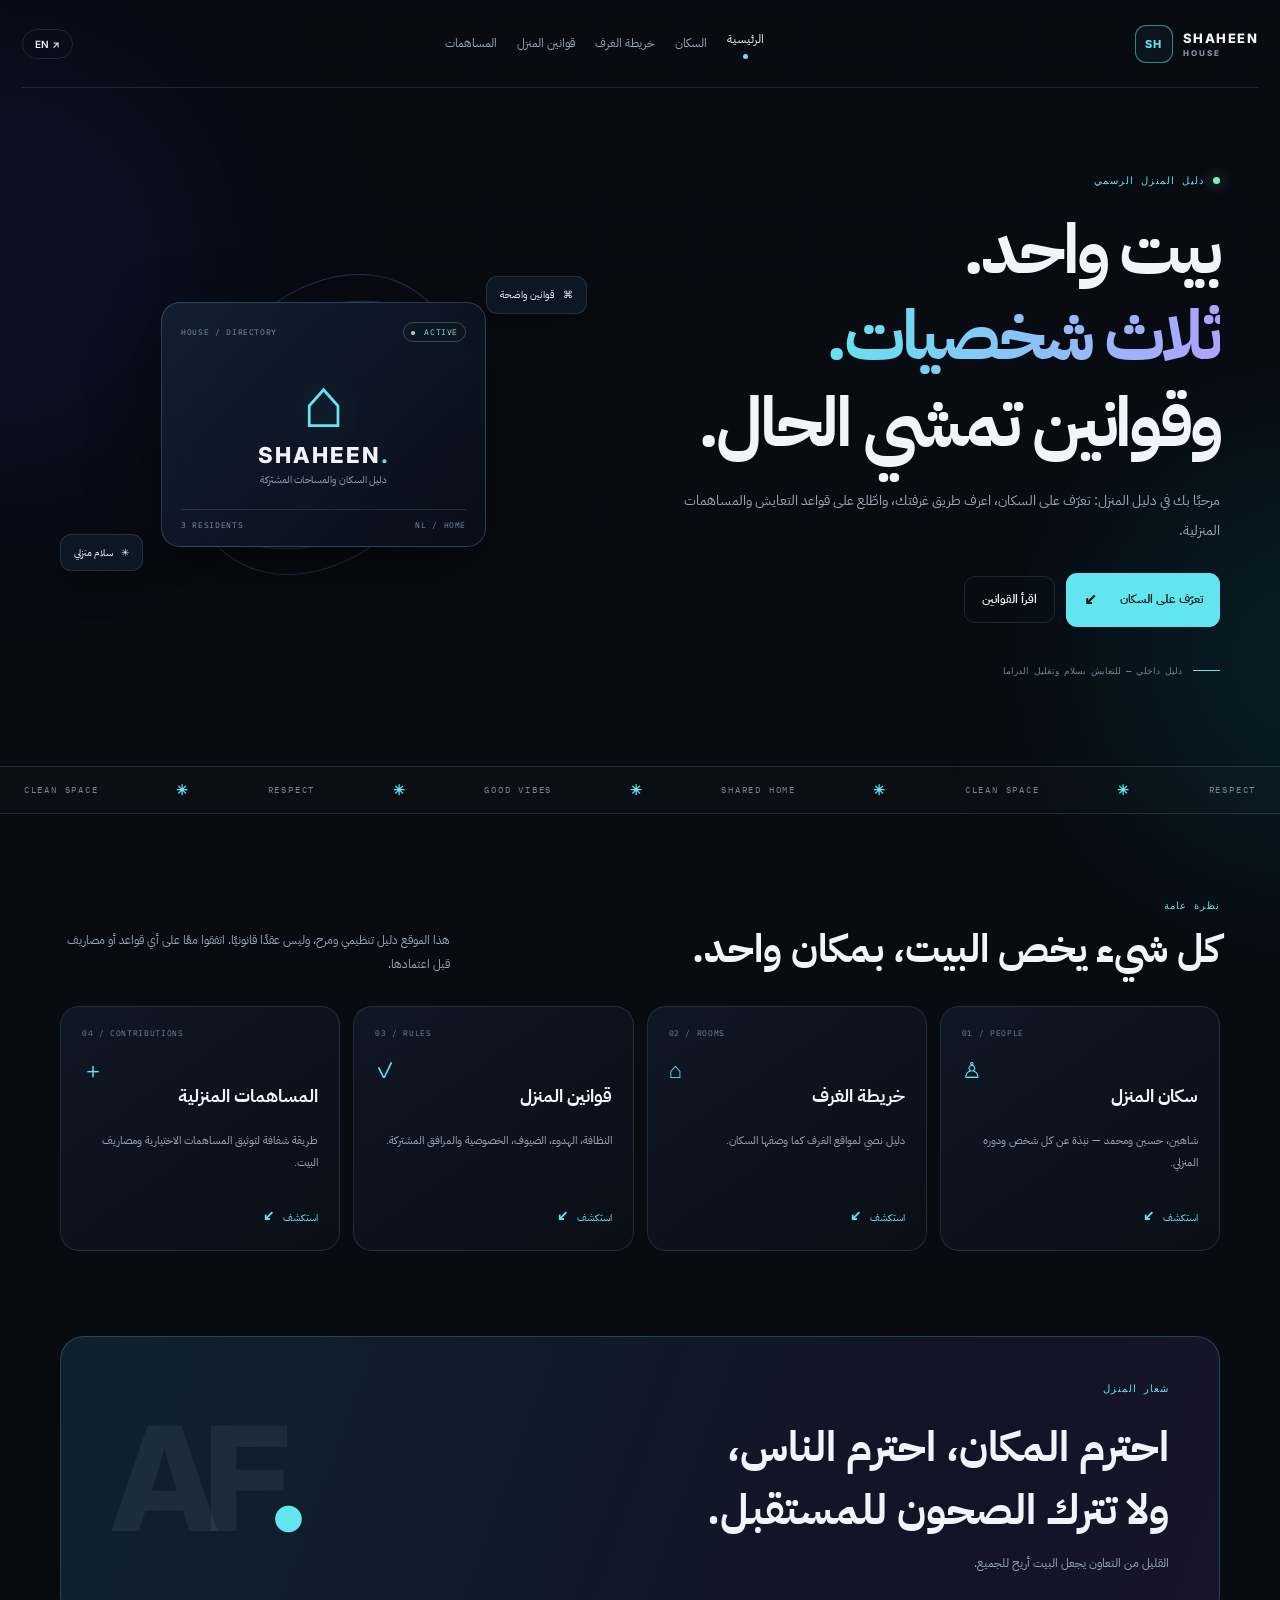
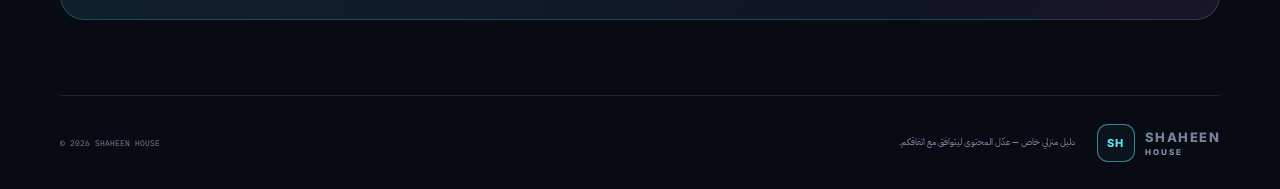
<file: index.html>
<!doctype html>
<html lang="ar" dir="rtl">
<head>
<meta charset="utf-8"><meta name="viewport" content="width=device-width,initial-scale=1">
<meta name="theme-color" content="#080b12">
<meta name="description" content="دليل منزل آل فارس: السكان، الغرف، القوانين والمساهمات.">
<title>SHAHEEN HOUSE — دليل المنزل</title>
<link rel="icon" href="assets/favicon.svg" type="image/svg+xml"><link rel="stylesheet" href="styles.css"><script src="script.js" defer></script>
</head>
<body>
<div class="ambient a1"></div><div class="ambient a2"></div>
<header class="header">
<a class="brand" href="index.html"><span class="brand-icon">SH</span><span>SHAHEEN <i>HOUSE</i></span></a>
<button class="menu-toggle" aria-label="فتح القائمة" aria-expanded="false"><span></span><span></span></button>
<nav class="nav">
<a class="active" href="index.html" data-i18n="navHome">الرئيسية</a><a href="residents.html" data-i18n="navResidents">السكان</a><a href="rooms.html" data-i18n="navRooms">خريطة الغرف</a><a href="rules.html" data-i18n="navRules">قوانين المنزل</a><a href="donations.html" data-i18n="navDonations">المساهمات</a>
</nav><button class="lang-toggle" type="button">EN ↗</button>
</header>
<main>
<section class="hero wrap">
<div class="hero-copy"><p class="eyebrow"><span class="pulse"></span><span data-i18n="eyebrow">دليل المنزل الرسمي</span></p>
<h1 data-i18n="heroTitle">بيت واحد.<br><span class="gradient">ثلاث شخصيات.</span><br>وقوانين تمشي الحال.</h1>
<p class="lead" data-i18n="heroText">مرحبًا بك في دليل المنزل: تعرّف على السكان، اعرف طريق غرفتك، واطّلع على قواعد التعايش والمساهمات المنزلية.</p>
<div class="actions"><a class="btn primary" href="residents.html"><span data-i18n="meetResidents">تعرّف على السكان</span><b>↙</b></a><a class="btn secondary" href="rules.html" data-i18n="readRules">اقرأ القوانين</a></div>
<div class="hero-foot"><span class="line"></span><span data-i18n="houseNote">دليل داخلي — للتعايش بسلام وتقليل الدراما</span></div></div>
<div class="hero-art"><div class="grid-glow"></div><div class="orbit o1"></div><div class="orbit o2"></div><div class="house-card">
<div class="card-top"><span>HOUSE / DIRECTORY</span><span class="live"><i></i> ACTIVE</span></div><div class="house-symbol"><span>⌂</span></div><div class="house-name">SHAHEEN<span>.</span></div><div class="house-sub" data-i18n="houseSub">دليل السكان والمساحات المشتركة</div><div class="card-bottom"><span>3 RESIDENTS</span><span>NL / HOME</span></div></div><div class="float-tag tag1">⌘ <span data-i18n="tagRules">قوانين واضحة</span></div><div class="float-tag tag2">✳ <span data-i18n="tagPeace">سلام منزلي</span></div></div>
</section>
<div class="ticker"><div class="ticker-inner"><span>RESPECT</span><b>✳</b><span>CLEAN SPACE</span><b>✳</b><span>SHARED HOME</span><b>✳</b><span>GOOD VIBES</span><b>✳</b><span>RESPECT</span><b>✳</b><span>CLEAN SPACE</span></div></div>
<section class="wrap section"><div class="section-head"><div><p class="eyebrow" data-i18n="overview">نظرة عامة</p><h2 data-i18n="whatHere">كل شيء يخص البيت، بمكان واحد.</h2></div><p data-i18n="overviewText">هذا الموقع دليل تنظيمي ومرح، وليس عقدًا قانونيًا. اتفقوا معًا على أي قواعد أو مصاريف قبل اعتمادها.</p></div>
<div class="tiles">
<a class="tile" href="residents.html"><span class="tile-no">01 / PEOPLE</span><span class="tile-icon">♙</span><h3 data-i18n="tileResidents">سكان المنزل</h3><p data-i18n="tileResidentsText">شاهين، حسين ومحمد — نبذة عن كل شخص ودوره المنزلي.</p><span class="tile-link" data-i18n="explore">استكشف <b>↙</b></span></a>
<a class="tile" href="rooms.html"><span class="tile-no">02 / ROOMS</span><span class="tile-icon">⌂</span><h3 data-i18n="tileRooms">خريطة الغرف</h3><p data-i18n="tileRoomsText">دليل نصي لمواقع الغرف كما وصفها السكان.</p><span class="tile-link" data-i18n="explore">استكشف <b>↙</b></span></a>
<a class="tile" href="rules.html"><span class="tile-no">03 / RULES</span><span class="tile-icon">✓</span><h3 data-i18n="tileRules">قوانين المنزل</h3><p data-i18n="tileRulesText">النظافة، الهدوء، الضيوف، الخصوصية والمرافق المشتركة.</p><span class="tile-link" data-i18n="explore">استكشف <b>↙</b></span></a>
<a class="tile" href="donations.html"><span class="tile-no">04 / CONTRIBUTIONS</span><span class="tile-icon">＋</span><h3 data-i18n="tileDonations">المساهمات المنزلية</h3><p data-i18n="tileDonationsText">طريقة شفافة لتوثيق المساهمات الاختيارية ومصاريف البيت.</p><span class="tile-link" data-i18n="explore">استكشف <b>↙</b></span></a>
</div></section>
<section class="wrap callout"><div><p class="eyebrow" data-i18n="motto">شعار المنزل</p><h2 data-i18n="mottoTitle">احترم المكان، احترم الناس،<br>ولا تترك الصحون للمستقبل.</h2><p data-i18n="mottoText">القليل من التعاون يجعل البيت أريح للجميع.</p></div><div class="big-af">AF<span>.</span></div></section>
</main>
<footer class="footer wrap"><a class="brand" href="index.html"><span class="brand-icon">SH</span><span>SHAHEEN <i>HOUSE</i></span></a><p data-i18n="footerText">دليل منزلي خاص — عدّل المحتوى ليتوافق مع اتفاقكم.</p><span>© <span id="year"></span> SHAHEEN HOUSE</span></footer>
</body></html>
</file>
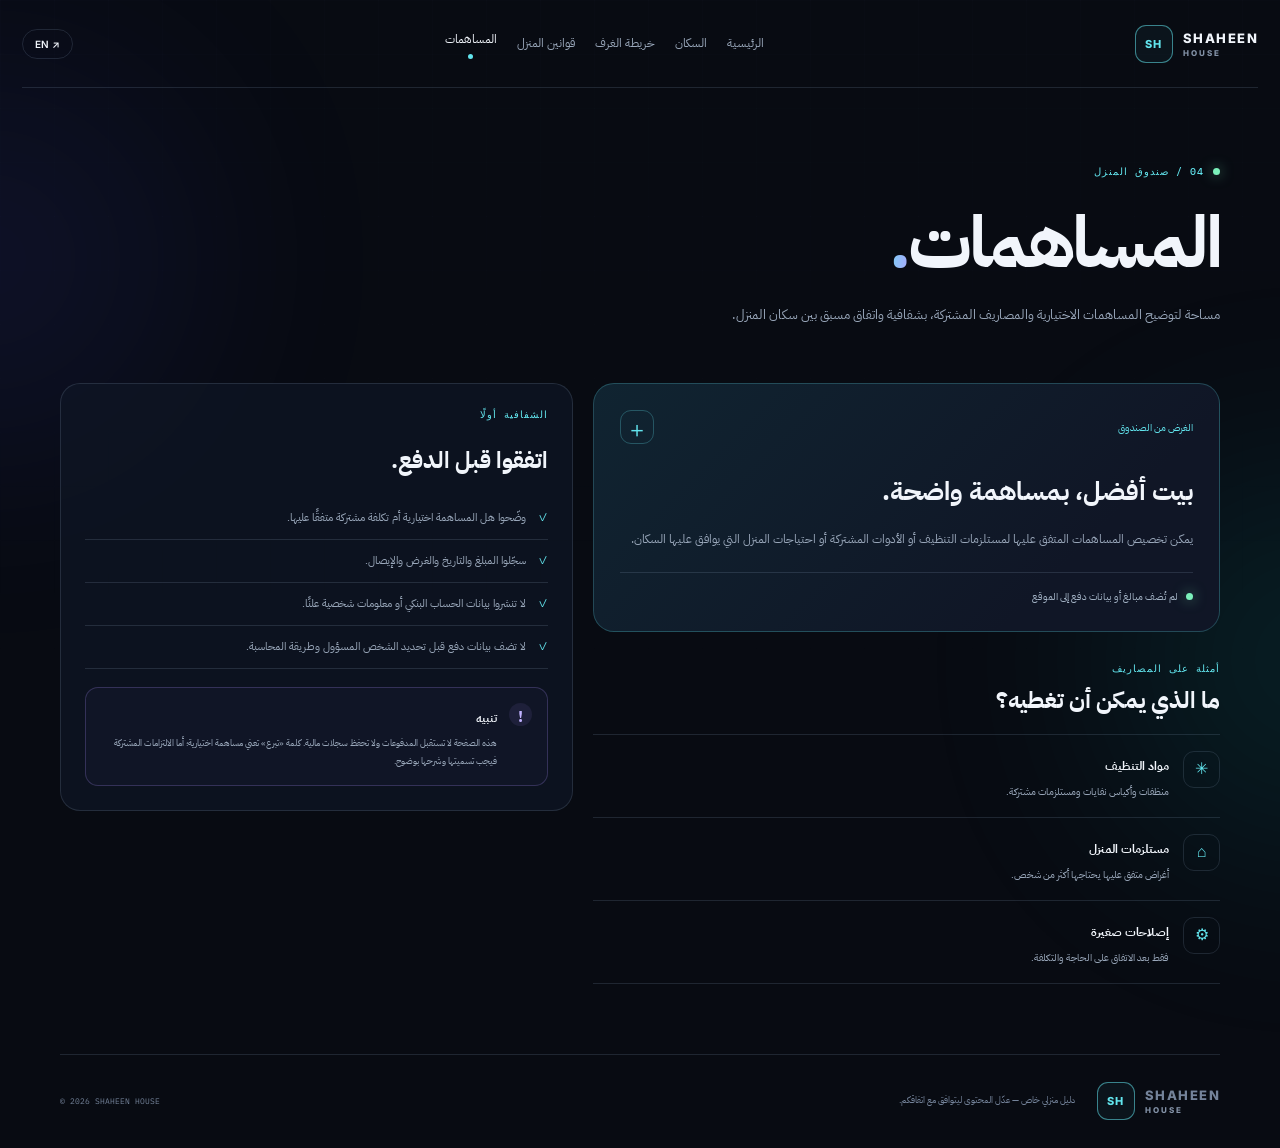
<file: donations.html>
<!doctype html>
<html lang="ar" dir="rtl"><head><meta charset="utf-8"><meta name="viewport" content="width=device-width,initial-scale=1"><meta name="theme-color" content="#080b12"><title>المساهمات — SHAHEEN HOUSE</title><link rel="icon" href="assets/favicon.svg" type="image/svg+xml"><link rel="stylesheet" href="styles.css"><script src="script.js" defer></script></head>
<body><div class="ambient a1"></div><div class="ambient a2"></div><header class="header"><a class="brand" href="index.html"><span class="brand-icon">SH</span><span>SHAHEEN <i>HOUSE</i></span></a><button class="menu-toggle" aria-label="فتح القائمة" aria-expanded="false"><span></span><span></span></button><nav class="nav"><a href="index.html" data-i18n="navHome">الرئيسية</a><a href="residents.html" data-i18n="navResidents">السكان</a><a href="rooms.html" data-i18n="navRooms">خريطة الغرف</a><a href="rules.html" data-i18n="navRules">قوانين المنزل</a><a class="active" href="donations.html" data-i18n="navDonations">المساهمات</a></nav><button class="lang-toggle" type="button">EN ↗</button></header>
<main class="wrap inner"><section class="page-head"><p class="eyebrow"><span class="pulse"></span><span data-i18n="donationsEyebrow">04 / صندوق المنزل</span></p><h1 data-i18n="donationsTitle">المساهمات<span class="gradient">.</span></h1><p class="lead" data-i18n="donationsLead">مساحة لتوضيح المساهمات الاختيارية والمصاريف المشتركة، بشفافية واتفاق مسبق بين سكان المنزل.</p></section>
<section class="contribution-layout"><div class="contribution-main"><div class="fund-card"><div class="fund-top"><span data-i18n="fundPurpose">الغرض من الصندوق</span><span class="fund-icon">＋</span></div><h2 data-i18n="fundTitle">بيت أفضل، بمساهمة واضحة.</h2><p data-i18n="fundText">يمكن تخصيص المساهمات المتفق عليها لمستلزمات التنظيف أو الأدوات المشتركة أو احتياجات المنزل التي يوافق عليها السكان.</p><div class="fund-status"><span class="pulse"></span><span data-i18n="noPayments">لم تُضف مبالغ أو بيانات دفع إلى الموقع</span></div></div>
<div class="section-head compact"><div><p class="eyebrow" data-i18n="eligibleCosts">أمثلة على المصاريف</p><h2 data-i18n="whatItCanCover">ما الذي يمكن أن تغطيه؟</h2></div></div><div class="expense-list"><div><span class="expense-icon">✳</span><div><strong data-i18n="expenseCleaning">مواد التنظيف</strong><p data-i18n="expenseCleaningText">منظفات وأكياس نفايات ومستلزمات مشتركة.</p></div></div><div><span class="expense-icon">⌂</span><div><strong data-i18n="expenseShared">مستلزمات المنزل</strong><p data-i18n="expenseSharedText">أغراض متفق عليها يحتاجها أكثر من شخص.</p></div></div><div><span class="expense-icon">⚙</span><div><strong data-i18n="expenseRepairs">إصلاحات صغيرة</strong><p data-i18n="expenseRepairsText">فقط بعد الاتفاق على الحاجة والتكلفة.</p></div></div></div></div>
<aside class="contribution-side"><p class="eyebrow" data-i18n="transparency">الشفافية أولًا</p><h3 data-i18n="transparentTitle">اتفقوا قبل الدفع.</h3><ul><li data-i18n="transparencyOne">وضّحوا هل المساهمة اختيارية أم تكلفة مشتركة متفقًا عليها.</li><li data-i18n="transparencyTwo">سجّلوا المبلغ والتاريخ والغرض والإيصال.</li><li data-i18n="transparencyThree">لا تنشروا بيانات الحساب البنكي أو معلومات شخصية علنًا.</li><li data-i18n="transparencyFour">لا تضف بيانات دفع قبل تحديد الشخص المسؤول وطريقة المحاسبة.</li></ul><div class="notice small-notice"><span>!</span><div><strong data-i18n="donationNoticeTitle">تنبيه</strong><p data-i18n="donationNoticeText">هذه الصفحة لا تستقبل المدفوعات ولا تحفظ سجلات مالية. كلمة «تبرع» تعني مساهمة اختيارية؛ أما الالتزامات المشتركة فيجب تسميتها وشرحها بوضوح.</p></div></div></aside></section></main>
<footer class="footer wrap"><a class="brand" href="index.html"><span class="brand-icon">SH</span><span>SHAHEEN <i>HOUSE</i></span></a><p data-i18n="footerText">دليل منزلي خاص — عدّل المحتوى ليتوافق مع اتفاقكم.</p><span>© <span id="year"></span> SHAHEEN HOUSE</span></footer></body></html>
</file>
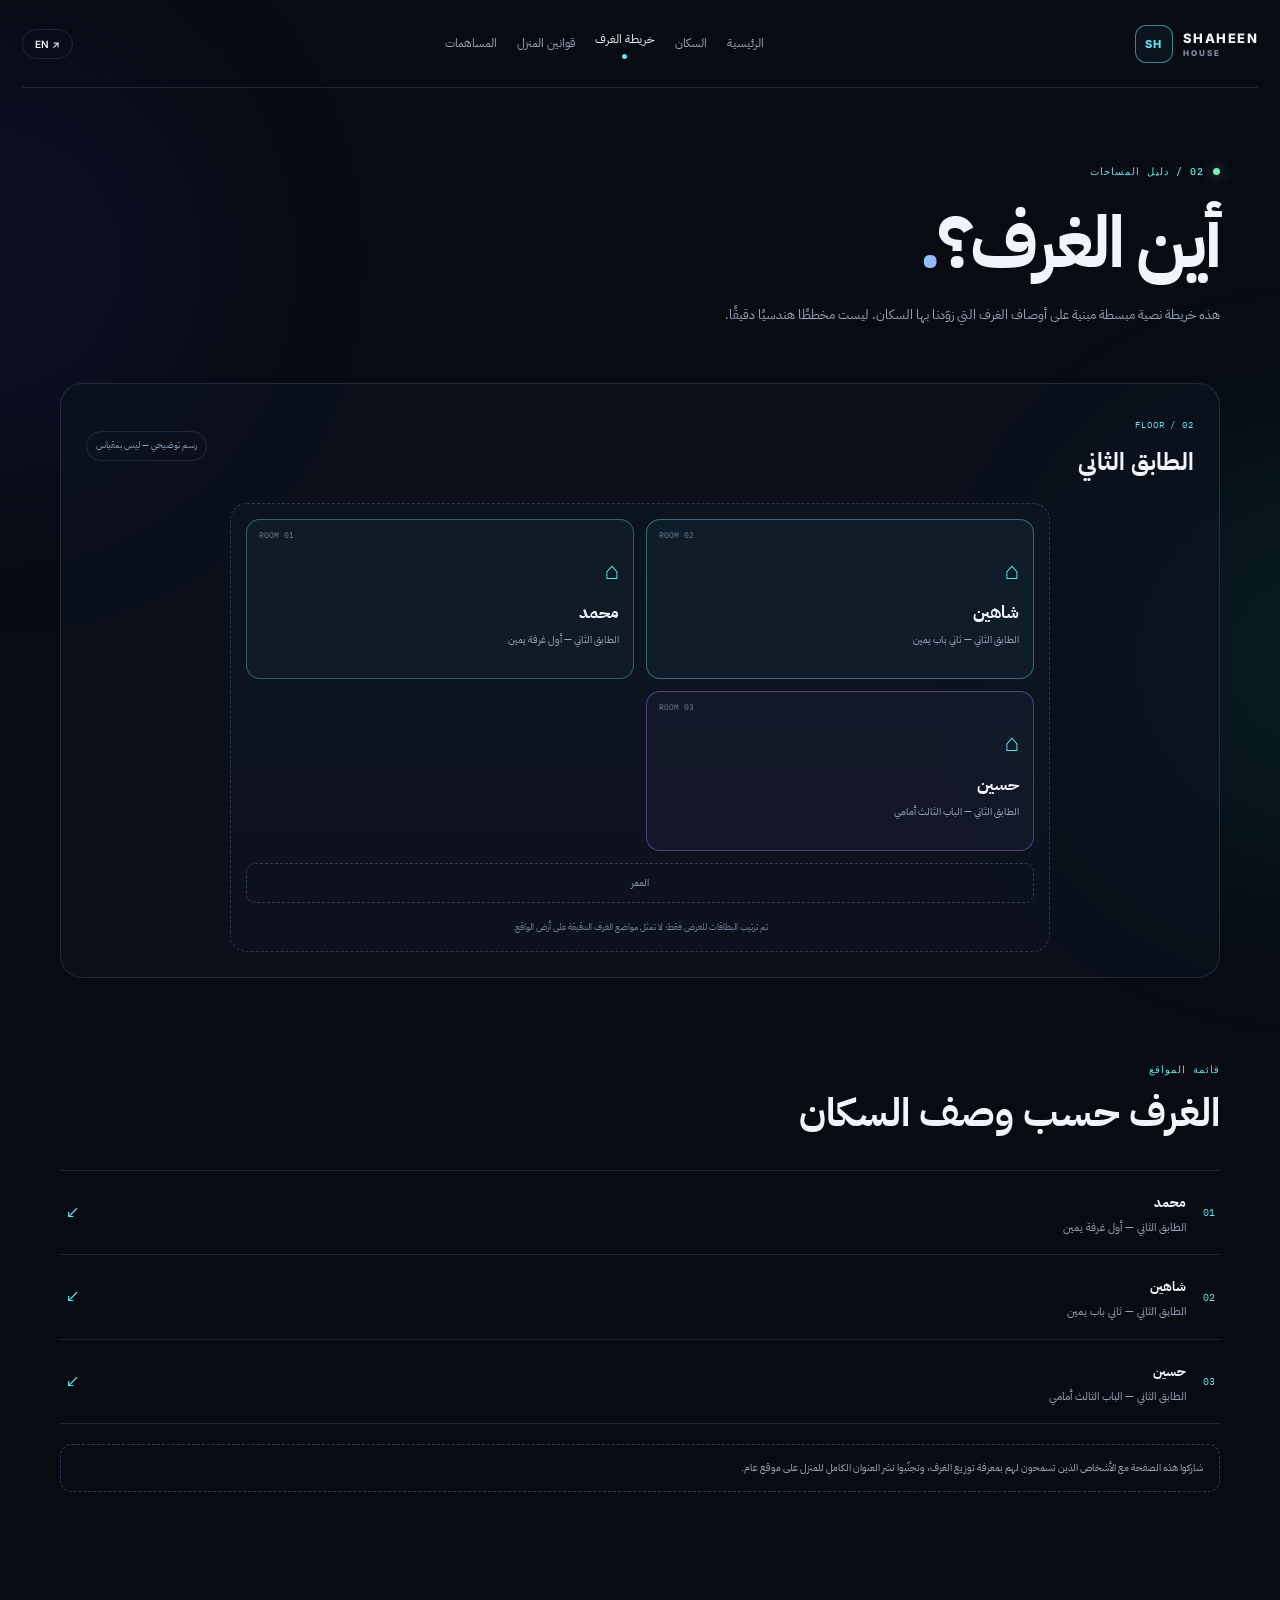
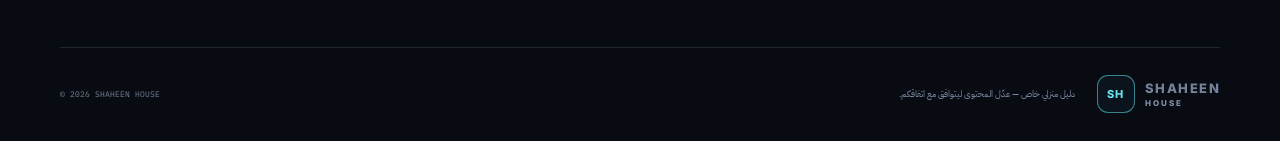
<file: rooms.html>
<!doctype html>
<html lang="ar" dir="rtl"><head><meta charset="utf-8"><meta name="viewport" content="width=device-width,initial-scale=1"><meta name="theme-color" content="#080b12"><title>خريطة الغرف — SHAHEEN HOUSE</title><link rel="icon" href="assets/favicon.svg" type="image/svg+xml"><link rel="stylesheet" href="styles.css"><script src="script.js" defer></script></head>
<body><div class="ambient a1"></div><div class="ambient a2"></div><header class="header"><a class="brand" href="index.html"><span class="brand-icon">SH</span><span>SHAHEEN <i>HOUSE</i></span></a><button class="menu-toggle" aria-label="فتح القائمة" aria-expanded="false"><span></span><span></span></button><nav class="nav"><a href="index.html" data-i18n="navHome">الرئيسية</a><a href="residents.html" data-i18n="navResidents">السكان</a><a class="active" href="rooms.html" data-i18n="navRooms">خريطة الغرف</a><a href="rules.html" data-i18n="navRules">قوانين المنزل</a><a href="donations.html" data-i18n="navDonations">المساهمات</a></nav><button class="lang-toggle" type="button">EN ↗</button></header>
<main class="wrap inner"><section class="page-head"><p class="eyebrow"><span class="pulse"></span><span data-i18n="roomsEyebrow">02 / دليل المساحات</span></p><h1 data-i18n="roomsTitle">أين الغرف؟<span class="gradient">.</span></h1><p class="lead" data-i18n="roomsLead">هذه خريطة نصية مبسطة مبنية على أوصاف الغرف التي زوّدنا بها السكان. ليست مخططًا هندسيًا دقيقًا.</p></section>
<section class="floor-panel"><div class="floor-title"><div><span class="floor-kicker">FLOOR / 02</span><h2 data-i18n="secondFloor">الطابق الثاني</h2></div><span class="floor-badge" data-i18n="notScale">رسم توضيحي — ليس بمقياس</span></div>
<div class="room-map">
<div class="room room-shahin"><span class="room-no">ROOM 02</span><div class="room-symbol">⌂</div><strong data-i18n="shahinRoomShort">شاهين</strong><small data-i18n="shahinRoom">الطابق الثاني — ثاني باب يمين</small></div>
<div class="room room-mohammad"><span class="room-no">ROOM 01</span><div class="room-symbol">⌂</div><strong data-i18n="mohammadRoomShort">محمد</strong><small data-i18n="mohammadRoom">الطابق الثاني — أول غرفة يمين</small></div>
<div class="room room-hussein"><span class="room-no">ROOM 03</span><div class="room-symbol">⌂</div><strong data-i18n="husseinRoomShort">حسين</strong><small data-i18n="husseinRoom">الطابق الثاني — الباب الثالث أمامي</small></div>
<div class="hallway"><span data-i18n="hallway">الممر</span></div><div class="map-note" data-i18n="mapNote">تم ترتيب البطاقات للعرض فقط؛ لا تمثل مواضع الغرف الدقيقة على أرض الواقع.</div>
</div></section>
<section class="section"><div class="section-head"><div><p class="eyebrow" data-i18n="locationList">قائمة المواقع</p><h2 data-i18n="roomByRoom">الغرف حسب وصف السكان</h2></div></div><div class="location-list">
<div class="location-row"><span class="location-index">01</span><div><strong data-i18n="mohammadName">محمد</strong><p data-i18n="mohammadRoom">الطابق الثاني — أول غرفة يمين</p></div><span class="location-arrow">↙</span></div>
<div class="location-row"><span class="location-index">02</span><div><strong data-i18n="shahinName">شاهين</strong><p data-i18n="shahinRoom">الطابق الثاني — ثاني باب يمين</p></div><span class="location-arrow">↙</span></div>
<div class="location-row"><span class="location-index">03</span><div><strong data-i18n="husseinName">حسين</strong><p data-i18n="husseinRoom">الطابق الثاني — الباب الثالث أمامي</p></div><span class="location-arrow">↙</span></div>
</div><p class="disclaimer" data-i18n="roomPrivacy">شاركوا هذه الصفحة مع الأشخاص الذين تسمحون لهم بمعرفة توزيع الغرف، وتجنّبوا نشر العنوان الكامل للمنزل على موقع عام.</p></section></main>
<footer class="footer wrap"><a class="brand" href="index.html"><span class="brand-icon">SH</span><span>SHAHEEN <i>HOUSE</i></span></a><p data-i18n="footerText">دليل منزلي خاص — عدّل المحتوى ليتوافق مع اتفاقكم.</p><span>© <span id="year"></span> SHAHEEN HOUSE</span></footer></body></html>
</file>
<file: styles.css>
@import url('https://fonts.googleapis.com/css2?family=IBM+Plex+Mono:wght@400;500;600&family=IBM+Plex+Sans+Arabic:wght@400;500;600;700&family=Inter:wght@400;500;600;700;800&display=swap');
:root{--bg:#080b12;--panel:#0d1420;--panel2:#111b2a;--text:#f1f5fb;--muted:#9aa8bb;--line:rgba(170,195,225,.15);--cyan:#62e5ee;--violet:#a58bff;--green:#7bf0ba;--max:1160px}
*{box-sizing:border-box}html{scroll-behavior:smooth}body{margin:0;background:var(--bg);color:var(--text);font-family:'IBM Plex Sans Arabic',Inter,sans-serif;line-height:1.75;overflow-x:hidden}body:before{content:"";position:fixed;inset:0;pointer-events:none;z-index:-2;opacity:.13;background-image:linear-gradient(rgba(137,161,194,.13) 1px,transparent 1px),linear-gradient(90deg,rgba(137,161,194,.13) 1px,transparent 1px);background-size:54px 54px;mask-image:linear-gradient(#000,transparent 85%)}a{color:inherit;text-decoration:none}button{font:inherit}.wrap{width:min(var(--max),calc(100% - 44px));margin-inline:auto}.ambient{position:fixed;width:360px;height:360px;border-radius:50%;filter:blur(125px);opacity:.12;pointer-events:none;z-index:-1}.a1{background:#5151ff;left:-190px;top:80px}.a2{background:#00d5d5;right:-210px;top:480px}.header{width:min(1280px,calc(100% - 44px));min-height:88px;margin:auto;border-bottom:1px solid var(--line);display:flex;align-items:center;gap:25px;position:relative;z-index:5}.brand{display:flex;align-items:center;gap:10px;white-space:nowrap;font:800 13px Inter,sans-serif;letter-spacing:.11em;direction:ltr}.brand-icon{width:38px;height:38px;display:grid;place-items:center;border:1px solid #62e5ee88;border-radius:11px;color:var(--cyan);background:#62e5ee0b;font-size:11px}.brand i{display:block;font-style:normal;font-size:8px;color:#8392a7;letter-spacing:.25em;margin-top:2px}.nav{display:flex;align-items:center;gap:20px;margin-inline:auto}.nav a{font-size:12px;color:var(--muted);white-space:nowrap}.nav a:hover,.nav a.active{color:var(--text)}.nav a.active:after{content:"";display:block;margin:4px auto 0;width:5px;height:5px;border-radius:50%;background:var(--cyan)}.lang-toggle{border:1px solid var(--line);border-radius:99px;background:transparent;color:var(--text);padding:8px 12px;font:600 10px Inter,sans-serif;cursor:pointer;direction:ltr;white-space:nowrap}.menu-toggle{display:none;border:0;background:transparent}.menu-toggle span{display:block;width:22px;height:1px;background:var(--text);margin:6px}.hero{display:grid;grid-template-columns:1.05fr .95fr;gap:50px;align-items:center;padding-block:86px 90px;min-height:555px}.hero-copy{max-width:570px}.eyebrow{display:flex;align-items:center;gap:9px;color:var(--cyan);font:500 10px 'IBM Plex Mono',monospace;letter-spacing:.1em;margin:0 0 20px;text-transform:uppercase}.pulse{display:inline-block;width:7px;height:7px;border-radius:50%;background:var(--green);box-shadow:0 0 13px #7bf0ba99;flex-shrink:0}.hero h1,.page-head h1{font-size:clamp(42px,5.4vw,70px);line-height:1.25;letter-spacing:-.045em;margin:0 0 20px}.gradient{background:linear-gradient(100deg,var(--cyan),#b1a1ff);color:transparent;background-clip:text;-webkit-background-clip:text}.lead{color:var(--muted);font-size:14px;line-height:2.1;max-width:640px}.actions{display:flex;gap:11px;align-items:center;flex-wrap:wrap;margin-top:28px}.btn{display:inline-flex;align-items:center;justify-content:center;gap:22px;padding:12px 17px;border-radius:11px;font-size:12px;font-weight:600;transition:.2s}.btn:hover{transform:translateY(-2px)}.btn.primary{background:var(--cyan);color:#071014}.btn.secondary{border:1px solid var(--line)}.btn b{font-size:17px}.hero-foot{display:flex;align-items:center;gap:11px;margin-top:38px;color:#718097;font:9px 'IBM Plex Mono',monospace}.line{height:1px;width:27px;background:var(--cyan)}.hero-art{height:365px;position:relative;display:grid;place-items:center}.grid-glow{position:absolute;inset:10%;background-image:linear-gradient(#62e5ee19 1px,transparent 1px),linear-gradient(90deg,#62e5ee19 1px,transparent 1px);background-size:24px 24px;mask-image:radial-gradient(ellipse,#000,transparent 70%)}.orbit{position:absolute;border:1px solid #62e5ee33;border-radius:50%;transform:rotate(-25deg)}.o1{width:320px;height:230px}.o2{width:245px;height:325px;transform:rotate(35deg);border-color:#a58bff44}.house-card{width:min(325px,83%);height:245px;position:relative;z-index:2;padding:19px;border:1px solid #91b4da44;border-radius:19px;background:linear-gradient(135deg,#142034ed,#090e18f2);box-shadow:0 25px 70px #0007;direction:ltr}.card-top,.card-bottom{display:flex;align-items:center;justify-content:space-between;font:8px 'IBM Plex Mono',monospace;letter-spacing:.08em;color:#7f92aa}.live{border:1px solid #7bf0ba44;border-radius:99px;padding:4px 7px;color:var(--green)}.live i{display:inline-block;width:4px;height:4px;border-radius:50%;background:var(--green);margin-right:4px}.house-symbol{text-align:center;font-size:70px;line-height:1.1;color:var(--cyan);margin-top:23px;text-shadow:0 0 35px #62e5ee44}.house-name{text-align:center;font:800 22px Inter,sans-serif;letter-spacing:.09em}.house-name span,.big-af span{color:var(--cyan)}.house-sub{text-align:center;color:#91a1b6;font-size:10px;margin-top:3px}.card-bottom{position:absolute;bottom:16px;left:19px;right:19px;border-top:1px solid var(--line);padding-top:10px}.float-tag{position:absolute;z-index:3;display:flex;align-items:center;gap:8px;padding:9px 13px;background:#0d1623;border:1px solid var(--line);border-radius:11px;font-size:10px;box-shadow:0 12px 35px #0005}.float-tag:first-letter{color:var(--cyan)}.tag1{top:34px;right:0}.tag2{bottom:36px;left:0}.ticker{border-block:1px solid var(--line);overflow:hidden;background:#ffffff04}.ticker-inner{display:flex;justify-content:space-around;align-items:center;gap:30px;min-width:720px;padding:14px 0;color:#75849a;font:9px 'IBM Plex Mono',monospace;letter-spacing:.2em}.ticker-inner b{color:var(--cyan);font-size:14px}.section{padding-block:85px}.section-head{display:flex;justify-content:space-between;align-items:end;gap:28px;margin-bottom:30px}.section-head .eyebrow{margin-bottom:10px}.section-head h2{font-size:clamp(26px,3.4vw,39px);line-height:1.4;margin:0}.section-head>p{max-width:390px;font-size:12px;color:var(--muted);line-height:2;margin:0}.tiles{display:grid;grid-template-columns:repeat(4,1fr);gap:13px}.tile{position:relative;min-height:245px;border:1px solid var(--line);border-radius:19px;padding:21px;background:linear-gradient(145deg,#121b2abf,#0b1019bf);transition:transform .2s,border-color .2s;display:flex;flex-direction:column}.tile:hover{transform:translateY(-4px);border-color:#62e5ee66}.tile-no{font:8px 'IBM Plex Mono',monospace;letter-spacing:.08em;color:#74849b;direction:ltr;text-align:left}.tile-icon{position:absolute;top:45px;left:21px;font-size:22px;color:var(--cyan)}.tile h3{font-size:18px;margin:42px 0 7px}.tile p{font-size:11px;color:var(--muted);line-height:2;margin-bottom:20px}.tile-link{font-size:10px;color:var(--cyan);margin-top:auto}.tile-link b{font-size:15px;margin-right:5px}.callout{display:flex;align-items:center;justify-content:space-between;gap:25px;position:relative;overflow:hidden;border:1px solid #62e5ee35;border-radius:24px;padding:45px 50px;margin-bottom:75px;background:linear-gradient(110deg,#10212d,#111426 75%,#19142a)}.callout h2{font-size:clamp(27px,3.8vw,42px);line-height:1.5;margin:0 0 12px}.callout p:not(.eyebrow){font-size:12px;color:var(--muted);margin:0}.big-af{font:800 clamp(65px,12vw,145px)/1 Inter,sans-serif;letter-spacing:-.1em;color:#d6e7ff12;direction:ltr;white-space:nowrap}.footer{display:flex;align-items:center;gap:22px;min-height:94px;border-top:1px solid var(--line);font-size:9px;color:#74839a}.footer p{margin:0;flex:1}.footer>span{font:8px 'IBM Plex Mono',monospace;direction:ltr;white-space:nowrap}.inner{padding-top:67px;padding-bottom:70px}.page-head{padding:10px 0 42px;max-width:780px}.page-head h1{font-size:clamp(45px,6vw,72px);margin-bottom:13px}.page-head .lead{font-size:13px}.resident-grid{display:grid;grid-template-columns:repeat(3,1fr);gap:15px}.resident-card{position:relative;border:1px solid var(--line);border-radius:21px;padding:23px;background:linear-gradient(145deg,#121b2bc9,#0b1019df);overflow:hidden}.resident-card.owner{border-color:#62e5ee48}.resident-top{display:flex;align-items:center;justify-content:space-between;gap:8px}.resident-number{font:8px 'IBM Plex Mono',monospace;color:#7b8ba1;letter-spacing:.08em;direction:ltr}.role-pill{font-size:9px;color:var(--cyan);border:1px solid #62e5ee40;border-radius:99px;padding:4px 8px;white-space:nowrap}.role-pill.neutral{color:#c0b1ff;border-color:#a58bff44}.avatar{display:grid;place-items:center;width:64px;height:64px;border-radius:18px;margin:25px 0 12px;font-size:27px;font-weight:700;border:1px solid #62e5ee40;background:#62e5ee12;color:var(--cyan)}.avatar-violet{color:#c1adff;background:#a58bff12;border-color:#a58bff40}.avatar-green{color:var(--green);background:#7bf0ba12;border-color:#7bf0ba40}.resident-card h2{font-size:27px;margin:0}.resident-role{font-size:11px;color:var(--cyan);margin:2px 0 14px}.resident-bio{font-size:12px;line-height:2.1;color:var(--muted);min-height:120px}.resident-facts{border-top:1px solid var(--line);margin-top:15px}.resident-facts div{display:flex;flex-direction:column;gap:3px;padding:10px 0;border-bottom:1px solid var(--line)}.resident-facts span{font-size:9px;color:#75859a}.resident-facts strong{font-size:11px;font-weight:500}.quip{margin-top:14px;border-right:2px solid var(--cyan);padding:9px 12px;background:#62e5ee09;color:#c8d7e9;font-size:11px;line-height:1.9}.disclaimer{margin:20px 0 0;padding:13px 16px;border:1px dashed #a58bff55;border-radius:12px;color:#9eacc0;font-size:10px;line-height:2}.floor-panel{border:1px solid var(--line);border-radius:22px;background:#0d1420bd;padding:25px}.floor-title{display:flex;align-items:center;justify-content:space-between;gap:15px;margin-bottom:20px}.floor-kicker{font:9px 'IBM Plex Mono',monospace;color:var(--cyan);letter-spacing:.1em;direction:ltr}.floor-title h2{font-size:24px;margin:4px 0 0}.floor-badge{font-size:9px;color:#8797ac;border:1px solid var(--line);padding:6px 9px;border-radius:99px}.room-map{position:relative;display:grid;grid-template-columns:1fr 1fr;gap:12px;max-width:820px;margin:0 auto;padding:15px;border:1px dashed #71839c55;border-radius:17px;background:linear-gradient(#62e5ee05,#a58bff04)}.room{min-height:160px;border:1px solid #62e5ee40;border-radius:14px;background:#62e5ee08;padding:14px;display:flex;flex-direction:column;align-items:flex-start;justify-content:center;position:relative}.room-shahin{border-color:#62e5ee66;background:#62e5ee0c}.room-hussein{border-color:#a58bff66;background:#a58bff0b}.room-mohammad{border-color:#7bf0ba55;background:#7bf0ba09}.room-no{position:absolute;top:10px;left:12px;font:8px 'IBM Plex Mono',monospace;color:#73849b;direction:ltr}.room-symbol{font-size:24px;color:var(--cyan);margin-bottom:6px}.room strong{font-size:17px}.room small{font-size:10px;color:var(--muted);margin-top:4px}.hallway{grid-column:1/-1;border:1px dashed #8192a855;border-radius:9px;padding:10px;text-align:center;color:#91a1b6;font-size:10px;background:#fff04}.map-note{grid-column:1/-1;font-size:9px;color:#718197;text-align:center;margin-top:5px}.location-list{border-top:1px solid var(--line)}.location-row{display:flex;align-items:center;gap:17px;padding:17px 5px;border-bottom:1px solid var(--line)}.location-index{font:10px 'IBM Plex Mono',monospace;color:var(--cyan);direction:ltr}.location-row>div{flex:1}.location-row strong{font-size:13px}.location-row p{font-size:11px;color:var(--muted);margin:2px 0 0}.location-arrow{font-size:18px;color:var(--cyan)}.rule-grid{display:grid;grid-template-columns:repeat(3,1fr);gap:14px}.rule-card{border:1px solid var(--line);border-radius:18px;padding:23px;background:#101827a8;min-height:220px}.rule-icon{display:block;font-size:24px;color:var(--cyan);margin-bottom:18px}.rule-no{font:8px 'IBM Plex Mono',monospace;color:#73839a;letter-spacing:.1em;direction:ltr;display:block}.rule-card h2{font-size:17px;margin:10px 0}.rule-card p{font-size:11px;color:var(--muted);line-height:2.1;margin:0}.notice{display:flex;gap:12px;align-items:flex-start;border:1px solid #a58bff3c;border-radius:13px;padding:15px;margin-top:20px;background:#a58bff08}.notice>span{display:grid;place-items:center;min-width:23px;height:23px;border-radius:50%;background:#a58bff18;color:#c1b2ff;font-weight:700}.notice strong{font-size:11px}.notice p{font-size:10px;color:var(--muted);line-height:2;margin:3px 0 0}.contribution-layout{display:grid;grid-template-columns:1.1fr .9fr;gap:20px;align-items:start}.fund-card{padding:26px;border:1px solid #62e5ee3d;border-radius:21px;background:linear-gradient(135deg,#102431,#101626 75%)}.fund-top{display:flex;align-items:center;justify-content:space-between;font-size:10px;color:var(--cyan)}.fund-icon{display:grid;place-items:center;width:34px;height:34px;border:1px solid #62e5ee44;border-radius:11px;font-size:22px}.fund-card h2{font-size:26px;margin:25px 0 10px}.fund-card p{font-size:12px;color:var(--muted);line-height:2.1}.fund-status{display:flex;align-items:center;gap:8px;border-top:1px solid var(--line);padding-top:15px;margin-top:20px;color:#a5b5c7;font-size:10px}.section-head.compact{margin:30px 0 16px}.section-head.compact h2{font-size:23px}.expense-list{border-top:1px solid var(--line)}.expense-list>div{display:flex;align-items:flex-start;gap:14px;padding:16px 0;border-bottom:1px solid var(--line)}.expense-icon{display:grid;place-items:center;min-width:37px;height:37px;border:1px solid var(--line);border-radius:11px;color:var(--cyan)}.expense-list strong{font-size:12px}.expense-list p{font-size:10px;color:var(--muted);margin:3px 0 0;line-height:1.9}.contribution-side{border:1px solid var(--line);border-radius:20px;padding:24px;background:#101827a8}.contribution-side h3{font-size:23px;margin:0 0 15px}.contribution-side ul{list-style:none;padding:0;margin:0}.contribution-side li{position:relative;padding:10px 22px 10px 0;border-bottom:1px solid var(--line);font-size:11px;color:var(--muted);line-height:2}.contribution-side li:before{content:"✓";position:absolute;right:0;color:var(--cyan)}.small-notice{margin-top:18px}.small-notice p{font-size:9px}
html[dir="ltr"] .hero-copy,html[dir="ltr"] .page-head,html[dir="ltr"] .resident-card,html[dir="ltr"] .rule-card,html[dir="ltr"] .fund-card,html[dir="ltr"] .contribution-side{text-align:left}html[dir="ltr"] .eyebrow{letter-spacing:.08em}html[dir="ltr"] .tile-icon{left:auto;right:21px}html[dir="ltr"] .tile-link b{margin:0 0 0 5px}html[dir="ltr"] .quip{border-right:0;border-left:2px solid var(--cyan)}html[dir="ltr"] .contribution-side li{padding:10px 0 10px 22px}html[dir="ltr"] .contribution-side li:before{right:auto;left:0}html[dir="ltr"] .notice{text-align:left}
@media(max-width:1000px){.header{gap:14px}.nav{gap:12px}.nav a{font-size:10px}.tiles{grid-template-columns:repeat(2,1fr)}.resident-grid{grid-template-columns:1fr 1fr}.hero{gap:25px}.contribution-layout{grid-template-columns:1fr 1fr}}
@media(max-width:720px){.wrap,.header{width:calc(100% - 34px)}.header{min-height:75px;justify-content:space-between}.menu-toggle{display:block;order:3}.lang-toggle{margin-inline-start:auto}.nav{display:none;position:absolute;top:67px;left:0;right:0;padding:12px;background:#0d1420;border:1px solid var(--line);border-radius:15px;flex-direction:column;align-items:stretch;gap:0;box-shadow:0 20px 50px #0009}.nav.open{display:flex}.nav a{font-size:12px;padding:11px 8px}.nav a.active:after{display:none}.hero{grid-template-columns:1fr;padding-block:58px 52px;gap:24px}.hero h1{font-size:clamp(40px,11vw,57px)}.lead{font-size:12px}.hero-art{height:305px;max-width:490px;width:100%;margin:auto}.house-card{transform:scale(.86)}.tag1{top:20px}.tag2{bottom:18px}.section{padding-block:60px}.section-head{display:block}.section-head>p{margin-top:12px}.tiles{grid-template-columns:1fr}.tile{min-height:205px}.tile h3{margin-top:34px}.callout{padding:30px 24px;margin-bottom:50px;min-height:230px}.big-af{font-size:55px;align-self:flex-end}.footer{flex-wrap:wrap;gap:12px;padding-block:20px}.footer p{flex-basis:100%;order:3}.footer>span{margin-inline-start:auto}.inner{padding-top:45px;padding-bottom:50px}.page-head{padding-bottom:27px}.page-head h1{font-size:48px}.resident-grid,.rule-grid,.contribution-layout{grid-template-columns:1fr}.resident-bio{min-height:0}.resident-card{padding:20px}.floor-panel{padding:14px}.floor-title{align-items:flex-start;flex-direction:column}.room-map{padding:8px;gap:8px}.room{min-height:140px;padding:10px}.room strong{font-size:14px}.room small{font-size:9px}.room-no{font-size:7px}.location-row{gap:12px}.fund-card h2{font-size:23px}}
@media(prefers-reduced-motion:reduce){*,*::before,*::after{scroll-behavior:auto!important;transition:none!important}}


/* Resident portraits */
.resident-photo{position:relative;height:220px;margin:22px 0 15px;border:1px solid var(--line);border-radius:16px;overflow:hidden;background:linear-gradient(135deg,#172638,#0b1019);isolation:isolate}
.resident-photo:after{content:"";position:absolute;inset:0;background:linear-gradient(180deg,transparent 48%,rgba(5,9,16,.55));pointer-events:none}
.resident-photo img{width:100%;height:100%;display:block;object-fit:cover;object-position:center 34%;transition:transform .45s ease,filter .3s;filter:saturate(.92)}
.resident-card:hover .resident-photo img{transform:scale(1.035);filter:saturate(1.04)}
.photo-hussein img{object-position:center 28%}
.photo-mohammad img{object-position:center 25%}
.photo-badge{position:absolute;z-index:1;bottom:12px;right:12px;border:1px solid #ffffff35;background:#07101acc;color:#e9f8ff;border-radius:99px;padding:5px 10px;font-size:9px;backdrop-filter:blur(10px)}
html[dir="ltr"] .photo-badge{right:auto;left:12px}
@media(max-width:720px){.resident-photo{height:260px}}


/* Playful guest ban list */
.ban-list-section{margin:52px 0 30px;padding:26px;border:1px solid #ff626244;border-radius:22px;background:linear-gradient(145deg,#20121a99,#0d1420d9)}
.ban-list-section .section-head{margin-bottom:22px}
.ban-list-section .section-head h2{font-size:clamp(24px,3.2vw,36px)}
.ban-list-grid{display:grid;grid-template-columns:repeat(2,minmax(0,1fr));gap:16px}
.ban-card{overflow:hidden;border:1px solid #ff626244;border-radius:17px;background:#090d15}
.ban-photo{height:290px;background:#121927;overflow:hidden}
.ban-photo img{width:100%;height:100%;display:block;object-fit:cover;object-position:center 35%}
.ban-card:first-child .ban-photo img{object-position:center 30%}
.ban-card-body{padding:18px}
.ban-tag{font:9px 'IBM Plex Mono',monospace;letter-spacing:.08em;color:#ff8585;direction:ltr;display:block}
.ban-card h3{font-size:26px;margin:8px 0 3px}
.ban-card p{font-size:12px;color:var(--muted);margin:0}
.ban-rules{display:grid;grid-template-columns:repeat(2,minmax(0,1fr));gap:10px;margin-top:16px}
.ban-rules>div{display:flex;align-items:center;gap:12px;border:1px solid #ff626233;border-radius:12px;padding:13px;background:#ff626208}
.ban-rules span{font:11px 'IBM Plex Mono',monospace;color:#ff8585}
.ban-rules strong{font-size:12px}
.ban-footnote{font-size:10px;color:#9aa8bb;margin:13px 0 0}
@media(max-width:720px){.ban-list-section{padding:17px}.ban-list-grid,.ban-rules{grid-template-columns:1fr}.ban-photo{height:320px}}
</file>
